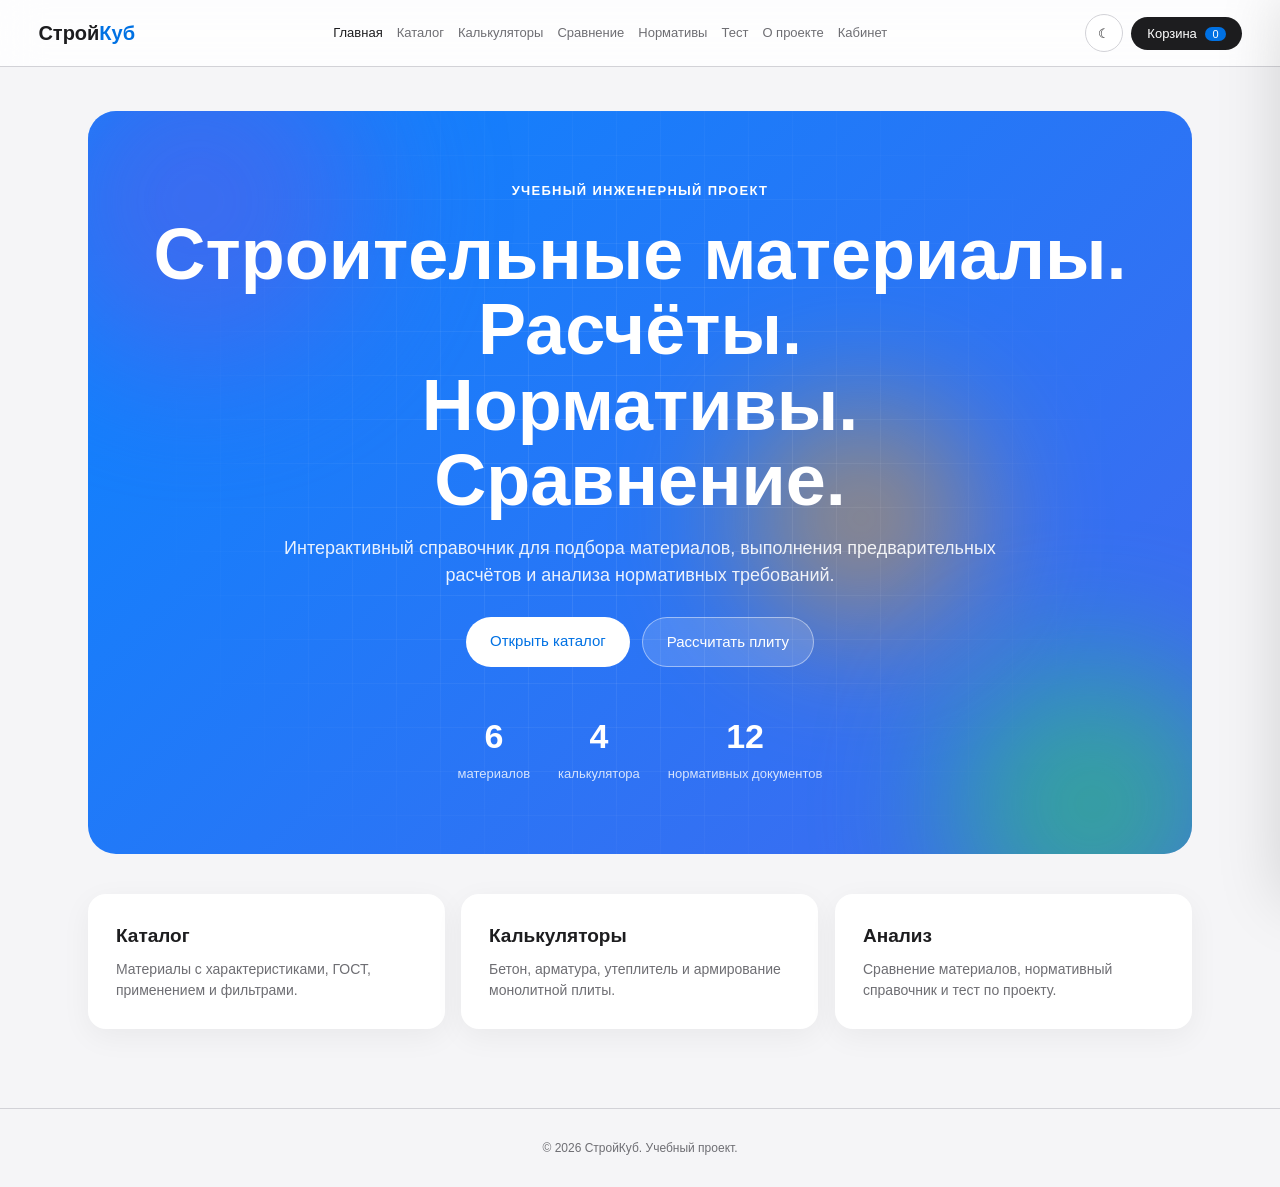
<file: index.html>
<!DOCTYPE html><html lang="ru"><head><meta charset="UTF-8"><meta name="viewport" content="width=device-width,initial-scale=1"><title>СтройКуб — учебный проект — СтройКуб</title><script>(function(){try{if(localStorage.getItem("sk_theme")==="dark"){document.documentElement.classList.add("dark")}}catch(e){}})();</script><link rel="stylesheet" href="style.css"></head><body><div class="page-transition" id="page-transition"></div><header class="site-header"><a class="logo" href="index.html">Строй<span>Куб</span></a><nav><a href="index.html" class="active">Главная</a><a href="catalog.html">Каталог</a><a href="calculators.html">Калькуляторы</a><a href="compare.html">Сравнение</a><a href="norms.html">Нормативы</a><a href="quiz.html">Тест</a><a href="about.html">О проекте</a><a href="account.html">Кабинет</a></nav><div class="header-actions"><button class="theme-button" onclick="toggleTheme()">☾</button><button class="cart-button" onclick="openCart()">Корзина <span id="cart-count">0</span></button></div></header><main><section class="hero"><div class="hero-bg"><div class="orb orb-1"></div><div class="orb orb-2"></div><div class="orb orb-3"></div><div class="grid"></div></div><div class="hero-content reveal"><p class="eyebrow">Учебный инженерный проект</p><h1 class="hero-title"><span>Строительные материалы.</span><span>Расчёты.</span><span>Нормативы.</span><span>Сравнение.</span></h1><p class="lead">Интерактивный справочник для подбора материалов, выполнения предварительных расчётов и анализа нормативных требований.</p><div class="hero-actions"><a class="button primary" href="catalog.html">Открыть каталог</a><a class="button ghost" href="calculators.html">Рассчитать плиту</a></div><div class="hero-stats"><div><strong data-count="6">0</strong><span>материалов</span></div><div><strong data-count="4">0</strong><span>калькулятора</span></div><div><strong data-count="12">0</strong><span>нормативных документов</span></div></div></div></section><section class="features"><article class="reveal tilt"><h3>Каталог</h3><p>Материалы с характеристиками, ГОСТ, применением и фильтрами.</p></article><article class="reveal tilt"><h3>Калькуляторы</h3><p>Бетон, арматура, утеплитель и армирование монолитной плиты.</p></article><article class="reveal tilt"><h3>Анализ</h3><p>Сравнение материалов, нормативный справочник и тест по проекту.</p></article></section></main><div class="cart-drawer" id="cart-drawer"><div class="cart-head"><h2>Корзина</h2><button onclick="closeCart()">✕</button></div><div id="cart-items"></div><div class="cart-total"><span>Итого</span><strong id="cart-total">0 ₽</strong></div><button class="button primary full" onclick="checkout()">Оформить заказ</button></div><div class="toast" id="toast"></div><footer>© 2026 СтройКуб. Учебный проект.</footer><script src="script.js"></script></body></html>
</file>
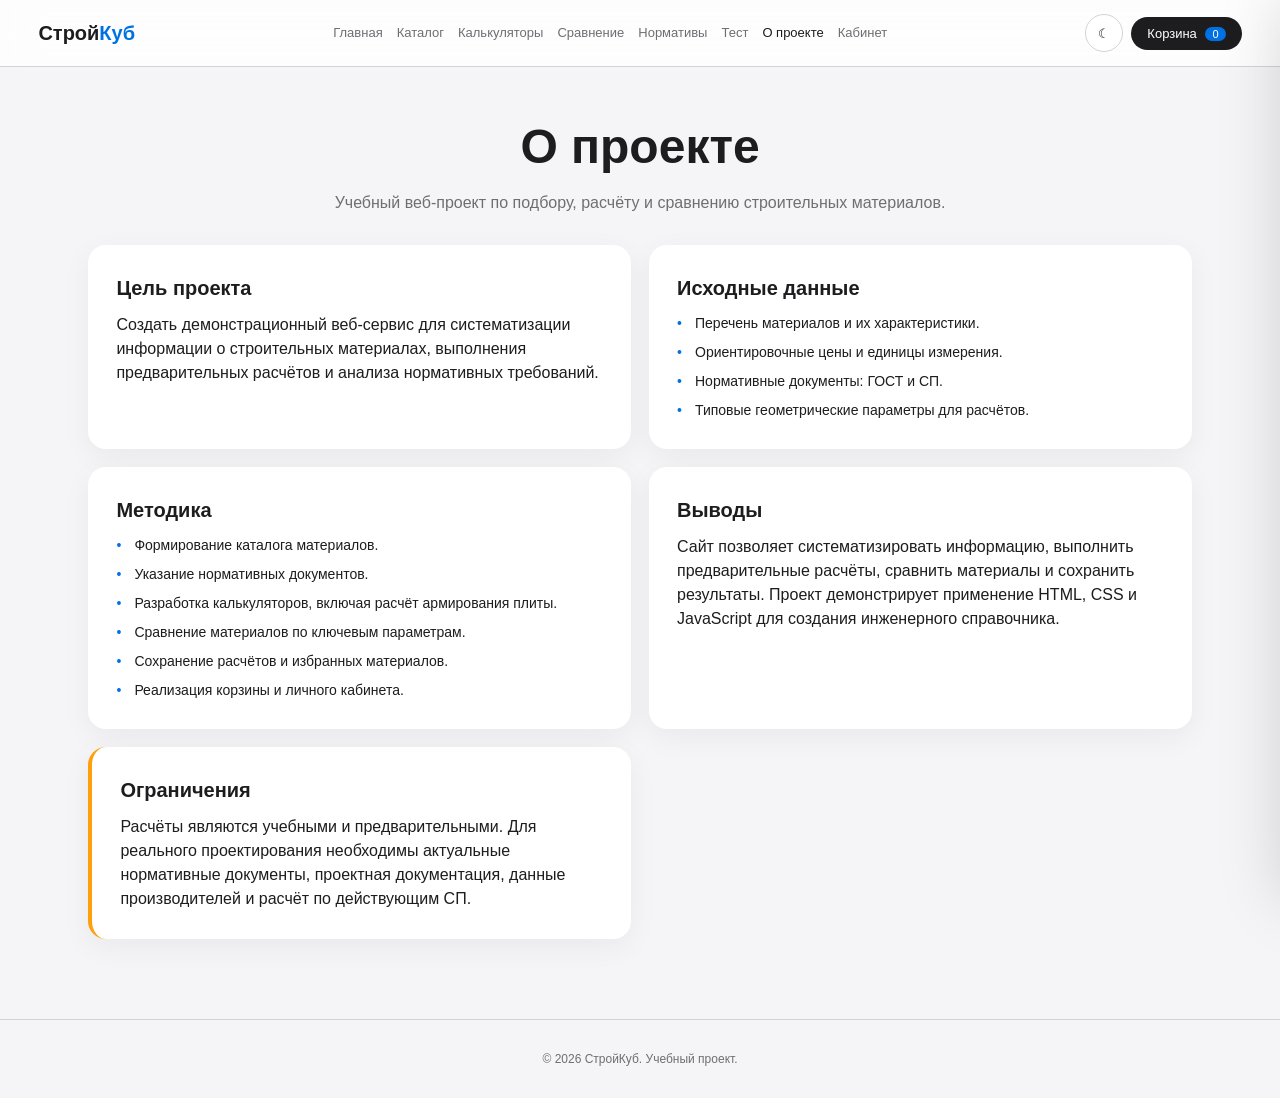
<file: about.html>
<!DOCTYPE html><html lang="ru"><head><meta charset="UTF-8"><meta name="viewport" content="width=device-width,initial-scale=1"><title>О проекте — СтройКуб</title><script>(function(){try{if(localStorage.getItem("sk_theme")==="dark"){document.documentElement.classList.add("dark")}}catch(e){}})();</script><link rel="stylesheet" href="style.css"></head><body><div class="page-transition" id="page-transition"></div><header class="site-header"><a class="logo" href="index.html">Строй<span>Куб</span></a><nav><a href="index.html">Главная</a><a href="catalog.html">Каталог</a><a href="calculators.html">Калькуляторы</a><a href="compare.html">Сравнение</a><a href="norms.html">Нормативы</a><a href="quiz.html">Тест</a><a href="about.html" class="active">О проекте</a><a href="account.html">Кабинет</a></nav><div class="header-actions"><button class="theme-button" onclick="toggleTheme()">☾</button><button class="cart-button" onclick="openCart()">Корзина <span id="cart-count">0</span></button></div></header><main><section class="page-head reveal"><h1>О проекте</h1><p>Учебный веб-проект по подбору, расчёту и сравнению строительных материалов.</p></section><section class="about-grid"><article class="reveal"><h2>Цель проекта</h2><p>Создать демонстрационный веб-сервис для систематизации информации о строительных материалах, выполнения предварительных расчётов и анализа нормативных требований.</p></article><article class="reveal"><h2>Исходные данные</h2><ul class="application-list"><li>Перечень материалов и их характеристики.</li><li>Ориентировочные цены и единицы измерения.</li><li>Нормативные документы: ГОСТ и СП.</li><li>Типовые геометрические параметры для расчётов.</li></ul></article><article class="reveal"><h2>Методика</h2><ul class="application-list"><li>Формирование каталога материалов.</li><li>Указание нормативных документов.</li><li>Разработка калькуляторов, включая расчёт армирования плиты.</li><li>Сравнение материалов по ключевым параметрам.</li><li>Сохранение расчётов и избранных материалов.</li><li>Реализация корзины и личного кабинета.</li></ul></article><article class="reveal"><h2>Выводы</h2><p>Сайт позволяет систематизировать информацию, выполнить предварительные расчёты, сравнить материалы и сохранить результаты. Проект демонстрирует применение HTML, CSS и JavaScript для создания инженерного справочника.</p></article><article class="reveal warning"><h2>Ограничения</h2><p>Расчёты являются учебными и предварительными. Для реального проектирования необходимы актуальные нормативные документы, проектная документация, данные производителей и расчёт по действующим СП.</p></article></section></main><div class="cart-drawer" id="cart-drawer"><div class="cart-head"><h2>Корзина</h2><button onclick="closeCart()">✕</button></div><div id="cart-items"></div><div class="cart-total"><span>Итого</span><strong id="cart-total">0 ₽</strong></div><button class="button primary full" onclick="checkout()">Оформить заказ</button></div><div class="toast" id="toast"></div><footer>© 2026 СтройКуб. Учебный проект.</footer><script src="script.js"></script></body></html>
</file>
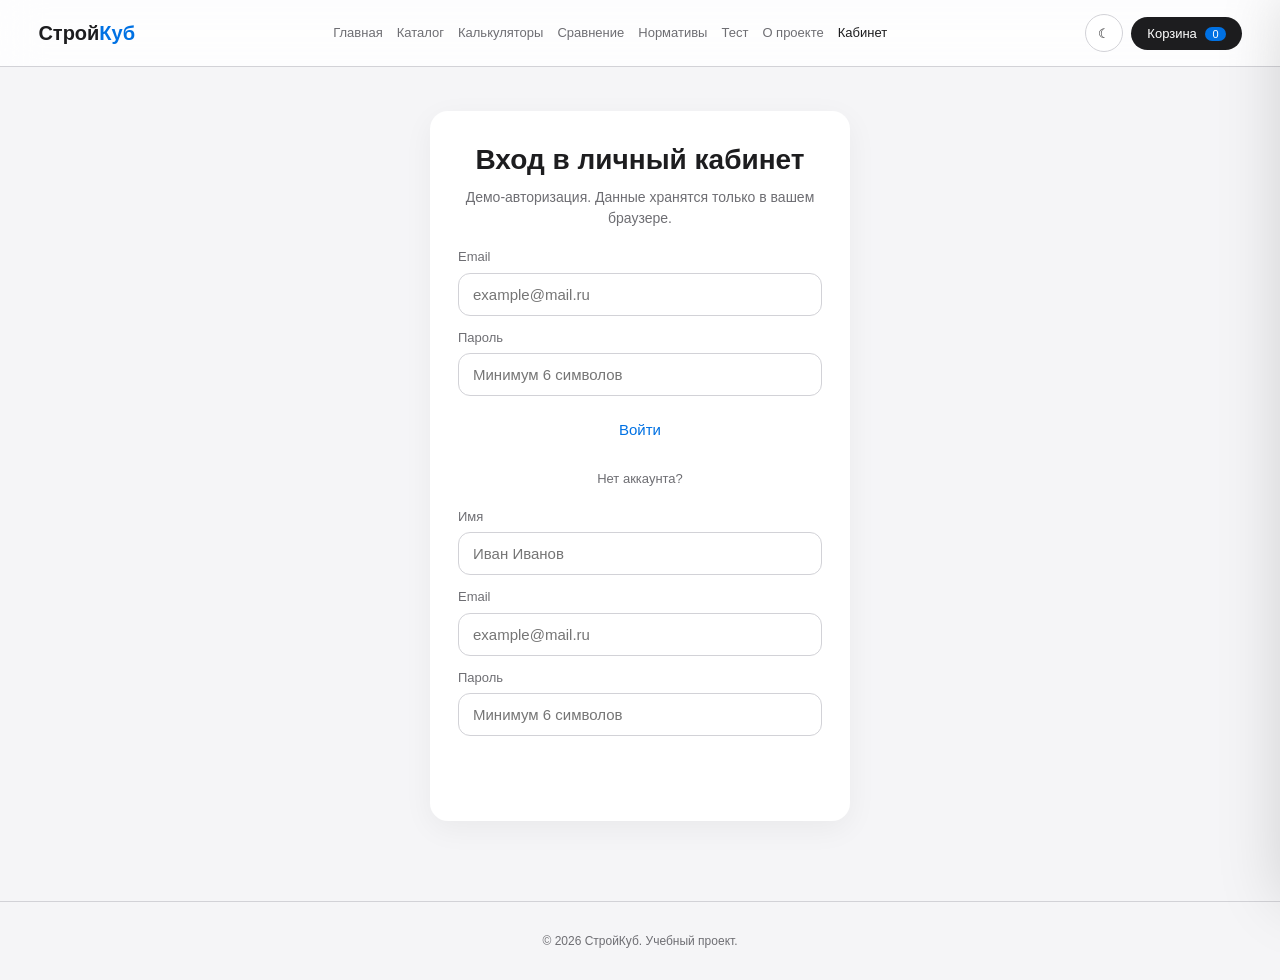
<file: account.html>
<!DOCTYPE html><html lang="ru"><head><meta charset="UTF-8"><meta name="viewport" content="width=device-width,initial-scale=1"><title>Личный кабинет — СтройКуб</title><script>(function(){try{if(localStorage.getItem("sk_theme")==="dark"){document.documentElement.classList.add("dark")}}catch(e){}})();</script><link rel="stylesheet" href="style.css"></head><body><div class="page-transition" id="page-transition"></div><header class="site-header"><a class="logo" href="index.html">Строй<span>Куб</span></a><nav><a href="index.html">Главная</a><a href="catalog.html">Каталог</a><a href="calculators.html">Калькуляторы</a><a href="compare.html">Сравнение</a><a href="norms.html">Нормативы</a><a href="quiz.html">Тест</a><a href="about.html">О проекте</a><a href="account.html" class="active">Кабинет</a></nav><div class="header-actions"><button class="theme-button" onclick="toggleTheme()">☾</button><button class="cart-button" onclick="openCart()">Корзина <span id="cart-count">0</span></button></div></header><main><section id="auth-section" class="auth-section"><div class="auth-card reveal"><h1>Вход в личный кабинет</h1><p class="muted">Демо-авторизация. Данные хранятся только в вашем браузере.</p><form id="login-form"><label>Email<input type="email" id="login-email" required placeholder="example@mail.ru"></label><label>Пароль<input type="password" id="login-password" required minlength="6" placeholder="Минимум 6 символов"></label><button class="button primary full" type="submit">Войти</button></form><p class="divider">Нет аккаунта?</p><form id="register-form"><label>Имя<input type="text" id="reg-name" required placeholder="Иван Иванов"></label><label>Email<input type="email" id="reg-email" required placeholder="example@mail.ru"></label><label>Пароль<input type="password" id="reg-password" required minlength="6" placeholder="Минимум 6 символов"></label><button class="button ghost full" type="submit">Зарегистрироваться</button></form></div></section><section id="profile-section" class="profile-section hidden"><div class="profile-card reveal"><div class="avatar" id="avatar">И</div><div><h1 id="profile-name">Пользователь</h1><p class="muted" id="profile-email">email@example.com</p></div><button class="button ghost" onclick="logout()">Выйти</button></div><div class="dashboard"><article class="reveal"><h3>Заказов</h3><p id="orders-count">0</p></article><article class="reveal"><h3>Расчётов</h3><p id="calculations-count">0</p></article><article class="reveal"><h3>В избранном</h3><p id="favorites-count">0</p></article></div><div class="orders reveal"><h2>История заказов</h2><div id="orders-list"></div></div><div class="orders reveal"><h2>Мои расчёты</h2><div id="calculations-list"></div><button class="button ghost" onclick="exportAllCalculations()">Экспортировать все расчёты</button></div><div class="orders reveal"><h2>Избранное</h2><div id="favorites-list"></div></div></section></main><div class="cart-drawer" id="cart-drawer"><div class="cart-head"><h2>Корзина</h2><button onclick="closeCart()">✕</button></div><div id="cart-items"></div><div class="cart-total"><span>Итого</span><strong id="cart-total">0 ₽</strong></div><button class="button primary full" onclick="checkout()">Оформить заказ</button></div><div class="toast" id="toast"></div><footer>© 2026 СтройКуб. Учебный проект.</footer><script src="script.js"></script></body></html>
</file>
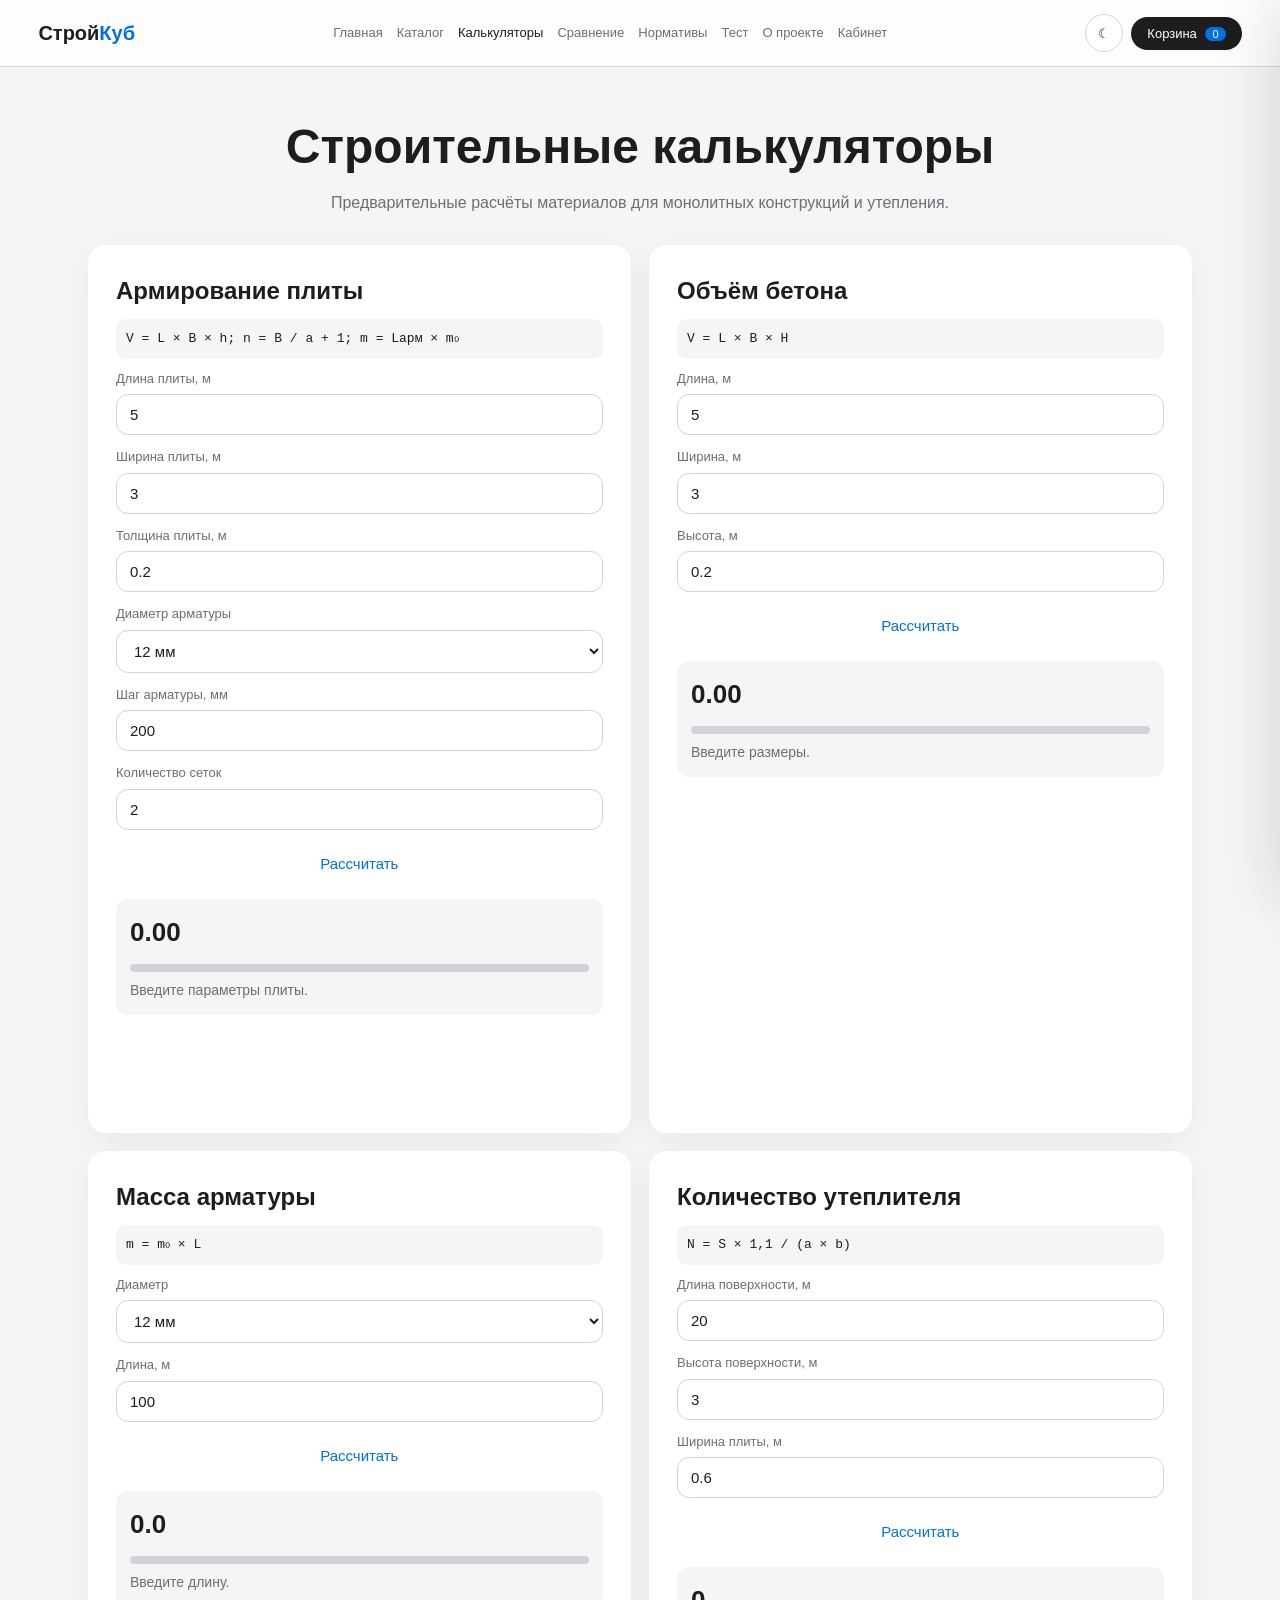
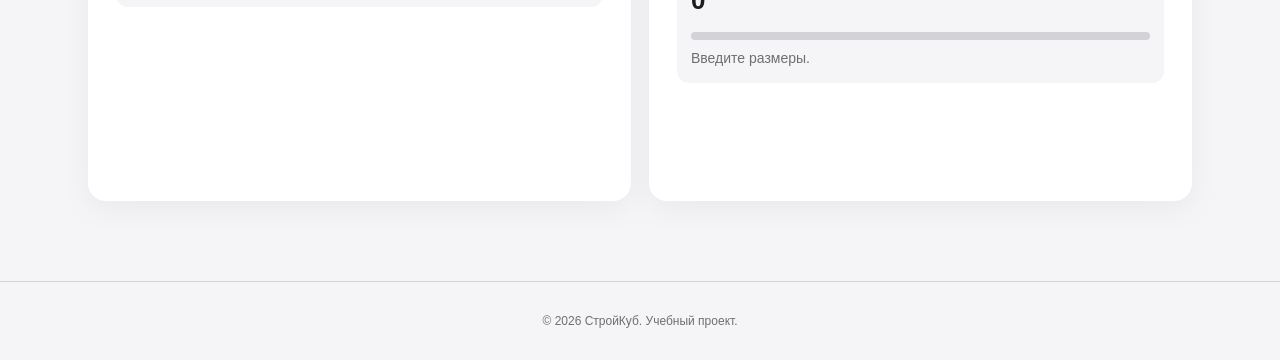
<file: calculators.html>
<!DOCTYPE html><html lang="ru"><head><meta charset="UTF-8"><meta name="viewport" content="width=device-width,initial-scale=1"><title>Калькуляторы — СтройКуб</title><script>(function(){try{if(localStorage.getItem("sk_theme")==="dark"){document.documentElement.classList.add("dark")}}catch(e){}})();</script><link rel="stylesheet" href="style.css"></head><body><div class="page-transition" id="page-transition"></div><header class="site-header"><a class="logo" href="index.html">Строй<span>Куб</span></a><nav><a href="index.html">Главная</a><a href="catalog.html">Каталог</a><a href="calculators.html" class="active">Калькуляторы</a><a href="compare.html">Сравнение</a><a href="norms.html">Нормативы</a><a href="quiz.html">Тест</a><a href="about.html">О проекте</a><a href="account.html">Кабинет</a></nav><div class="header-actions"><button class="theme-button" onclick="toggleTheme()">☾</button><button class="cart-button" onclick="openCart()">Корзина <span id="cart-count">0</span></button></div></header><main><section class="page-head reveal"><h1>Строительные калькуляторы</h1><p>Предварительные расчёты материалов для монолитных конструкций и утепления.</p></section><section class="calc-grid"><article class="calc-card reveal tilt"><h2>Армирование плиты</h2><div class="formula">V = L × B × h; n = B / a + 1; m = Lарм × m₀</div><label>Длина плиты, м<input id="slab-length" type="number" min="0" step="0.1" value="5"></label><label>Ширина плиты, м<input id="slab-width" type="number" min="0" step="0.1" value="3"></label><label>Толщина плиты, м<input id="slab-thickness" type="number" min="0" step="0.01" value="0.2"></label><label>Диаметр арматуры<select id="slab-diameter"><option value="8">8 мм</option><option value="10">10 мм</option><option value="12" selected>12 мм</option><option value="14">14 мм</option><option value="16">16 мм</option></select></label><label>Шаг арматуры, мм<input id="slab-spacing" type="number" min="50" step="10" value="200"></label><label>Количество сеток<input id="slab-mesh" type="number" min="1" step="1" value="2"></label><button class="button primary full" onclick="calcSlab()">Рассчитать</button><div class="result"><span id="slab-result">0.00</span><div class="bar"><i id="slab-bar"></i></div><p class="muted" id="slab-note">Введите параметры плиты.</p></div><button class="button ghost full" onclick="saveCalculation('slab')">Сохранить расчёт</button><button class="button ghost full" onclick="exportCalculation('slab')">Экспорт в CSV</button></article><article class="calc-card reveal tilt"><h2>Объём бетона</h2><div class="formula">V = L × B × H</div><label>Длина, м<input id="concrete-length" type="number" min="0" step="0.01" value="5"></label><label>Ширина, м<input id="concrete-width" type="number" min="0" step="0.01" value="3"></label><label>Высота, м<input id="concrete-height" type="number" min="0" step="0.01" value="0.2"></label><button class="button primary full" onclick="calcConcrete()">Рассчитать</button><div class="result"><span id="concrete-result">0.00</span><div class="bar"><i id="concrete-bar"></i></div><p class="muted" id="concrete-note">Введите размеры.</p></div><button class="button ghost full" onclick="saveCalculation('concrete')">Сохранить расчёт</button><button class="button ghost full" onclick="exportCalculation('concrete')">Экспорт в CSV</button></article><article class="calc-card reveal tilt"><h2>Масса арматуры</h2><div class="formula">m = m₀ × L</div><label>Диаметр<select id="rebar-diameter"><option value="8">8 мм</option><option value="10">10 мм</option><option value="12" selected>12 мм</option><option value="14">14 мм</option><option value="16">16 мм</option></select></label><label>Длина, м<input id="rebar-length" type="number" min="0" step="0.1" value="100"></label><button class="button primary full" onclick="calcRebar()">Рассчитать</button><div class="result"><span id="rebar-result">0.0</span><div class="bar"><i id="rebar-bar"></i></div><p class="muted" id="rebar-note">Введите длину.</p></div><button class="button ghost full" onclick="saveCalculation('rebar')">Сохранить расчёт</button><button class="button ghost full" onclick="exportCalculation('rebar')">Экспорт в CSV</button></article><article class="calc-card reveal tilt"><h2>Количество утеплителя</h2><div class="formula">N = S × 1,1 / (a × b)</div><label>Длина поверхности, м<input id="insulation-length" type="number" min="0" step="0.1" value="20"></label><label>Высота поверхности, м<input id="insulation-height" type="number" min="0" step="0.1" value="3"></label><label>Ширина плиты, м<input id="insulation-width" type="number" min="0" step="0.1" value="0.6"></label><button class="button primary full" onclick="calcInsulation()">Рассчитать</button><div class="result"><span id="insulation-result">0</span><div class="bar"><i id="insulation-bar"></i></div><p class="muted" id="insulation-note">Введите размеры.</p></div><button class="button ghost full" onclick="saveCalculation('insulation')">Сохранить расчёт</button><button class="button ghost full" onclick="exportCalculation('insulation')">Экспорт в CSV</button></article></section></main><div class="cart-drawer" id="cart-drawer"><div class="cart-head"><h2>Корзина</h2><button onclick="closeCart()">✕</button></div><div id="cart-items"></div><div class="cart-total"><span>Итого</span><strong id="cart-total">0 ₽</strong></div><button class="button primary full" onclick="checkout()">Оформить заказ</button></div><div class="toast" id="toast"></div><footer>© 2026 СтройКуб. Учебный проект.</footer><script src="script.js"></script></body></html>
</file>
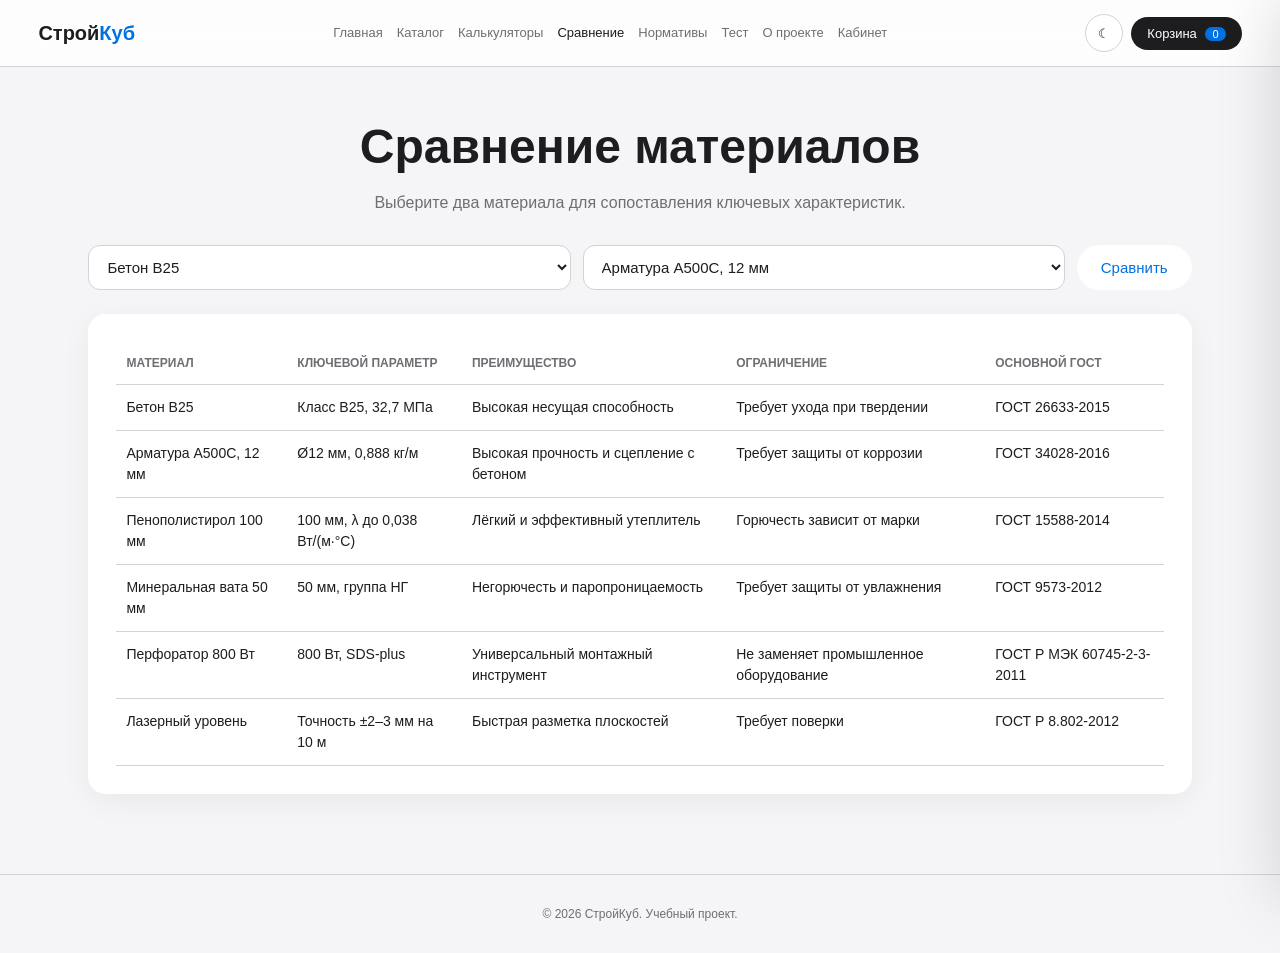
<file: compare.html>
<!DOCTYPE html><html lang="ru"><head><meta charset="UTF-8"><meta name="viewport" content="width=device-width,initial-scale=1"><title>Сравнение — СтройКуб</title><script>(function(){try{if(localStorage.getItem("sk_theme")==="dark"){document.documentElement.classList.add("dark")}}catch(e){}})();</script><link rel="stylesheet" href="style.css"></head><body><div class="page-transition" id="page-transition"></div><header class="site-header"><a class="logo" href="index.html">Строй<span>Куб</span></a><nav><a href="index.html">Главная</a><a href="catalog.html">Каталог</a><a href="calculators.html">Калькуляторы</a><a href="compare.html" class="active">Сравнение</a><a href="norms.html">Нормативы</a><a href="quiz.html">Тест</a><a href="about.html">О проекте</a><a href="account.html">Кабинет</a></nav><div class="header-actions"><button class="theme-button" onclick="toggleTheme()">☾</button><button class="cart-button" onclick="openCart()">Корзина <span id="cart-count">0</span></button></div></header><main><section class="page-head reveal"><h1>Сравнение материалов</h1><p>Выберите два материала для сопоставления ключевых характеристик.</p></section><section class="compare-controls reveal"><select id="compare-a"></select><select id="compare-b"></select><button class="button primary" onclick="renderComparePair()">Сравнить</button></section><section id="compare-result"></section><section class="table-card reveal"><div class="table-scroll"><table><thead><tr><th>Материал</th><th>Ключевой параметр</th><th>Преимущество</th><th>Ограничение</th><th>Основной ГОСТ</th></tr></thead><tbody id="compare-body"></tbody></table></div></section></main><div class="cart-drawer" id="cart-drawer"><div class="cart-head"><h2>Корзина</h2><button onclick="closeCart()">✕</button></div><div id="cart-items"></div><div class="cart-total"><span>Итого</span><strong id="cart-total">0 ₽</strong></div><button class="button primary full" onclick="checkout()">Оформить заказ</button></div><div class="toast" id="toast"></div><footer>© 2026 СтройКуб. Учебный проект.</footer><script src="script.js"></script></body></html>
</file>
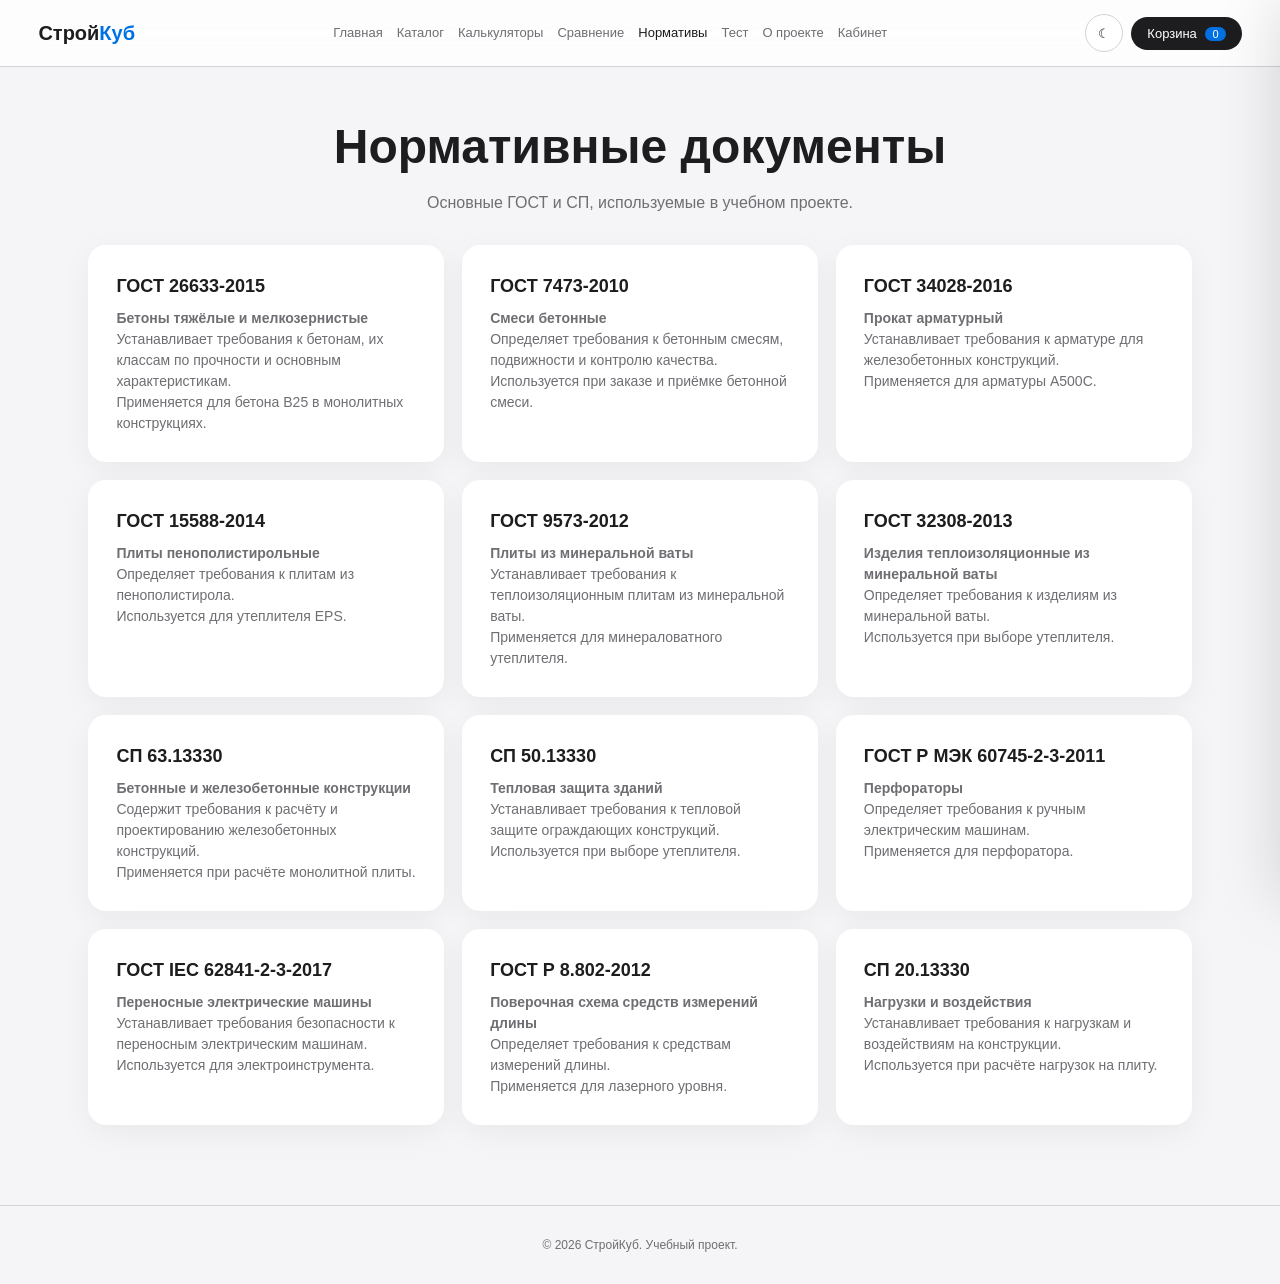
<file: norms.html>
<!DOCTYPE html><html lang="ru"><head><meta charset="UTF-8"><meta name="viewport" content="width=device-width,initial-scale=1"><title>Нормативные документы — СтройКуб</title><script>(function(){try{if(localStorage.getItem("sk_theme")==="dark"){document.documentElement.classList.add("dark")}}catch(e){}})();</script><link rel="stylesheet" href="style.css"></head><body><div class="page-transition" id="page-transition"></div><header class="site-header"><a class="logo" href="index.html">Строй<span>Куб</span></a><nav><a href="index.html">Главная</a><a href="catalog.html">Каталог</a><a href="calculators.html">Калькуляторы</a><a href="compare.html">Сравнение</a><a href="norms.html" class="active">Нормативы</a><a href="quiz.html">Тест</a><a href="about.html">О проекте</a><a href="account.html">Кабинет</a></nav><div class="header-actions"><button class="theme-button" onclick="toggleTheme()">☾</button><button class="cart-button" onclick="openCart()">Корзина <span id="cart-count">0</span></button></div></header><main><section class="page-head reveal"><h1>Нормативные документы</h1><p>Основные ГОСТ и СП, используемые в учебном проекте.</p></section><section class="norm-grid" id="norms"></section></main><div class="cart-drawer" id="cart-drawer"><div class="cart-head"><h2>Корзина</h2><button onclick="closeCart()">✕</button></div><div id="cart-items"></div><div class="cart-total"><span>Итого</span><strong id="cart-total">0 ₽</strong></div><button class="button primary full" onclick="checkout()">Оформить заказ</button></div><div class="toast" id="toast"></div><footer>© 2026 СтройКуб. Учебный проект.</footer><script src="script.js"></script></body></html>
</file>
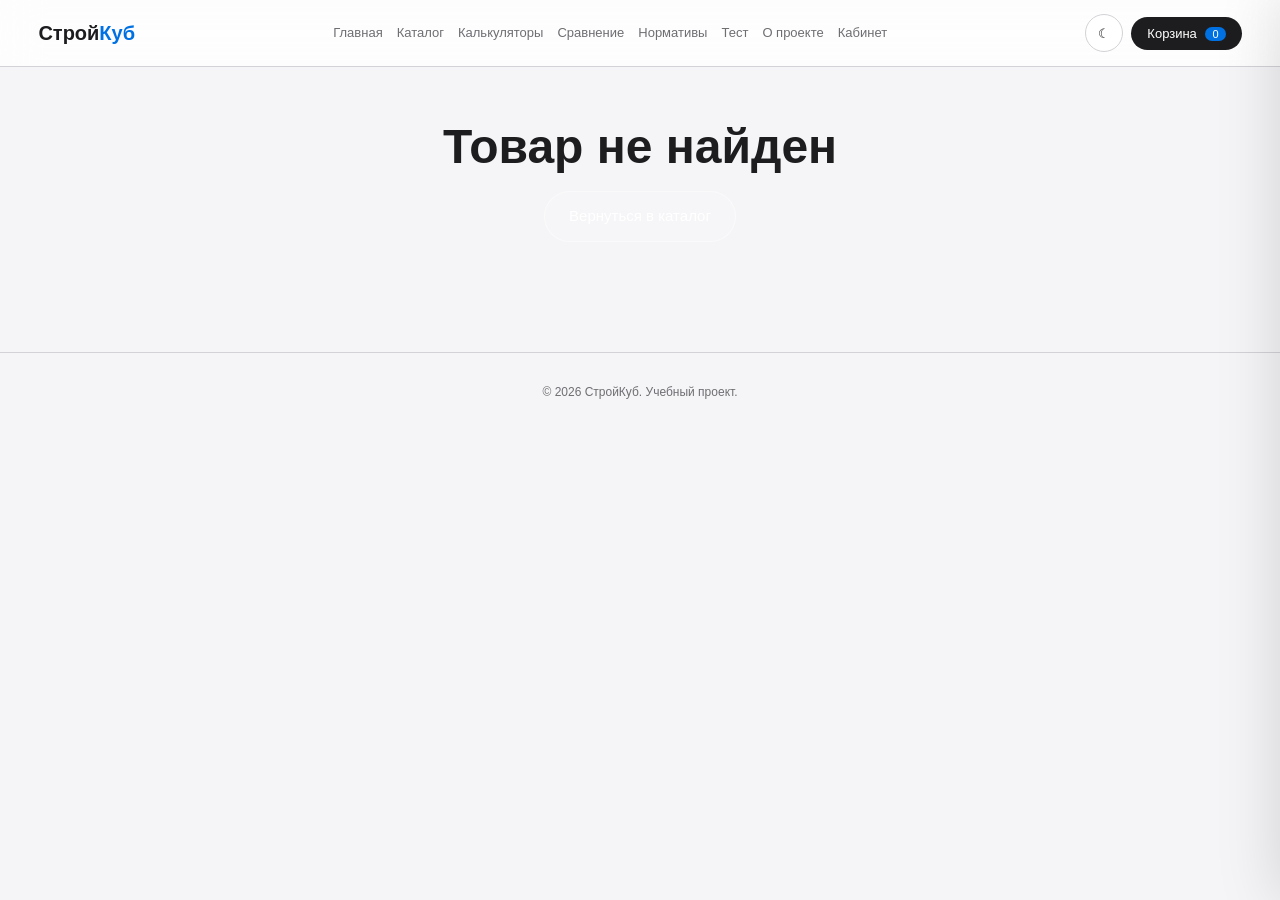
<file: product.html>
<!DOCTYPE html><html lang="ru"><head><meta charset="UTF-8"><meta name="viewport" content="width=device-width,initial-scale=1"><title>Товар — СтройКуб</title><script>(function(){try{if(localStorage.getItem("sk_theme")==="dark"){document.documentElement.classList.add("dark")}}catch(e){}})();</script><link rel="stylesheet" href="style.css"></head><body><div class="page-transition" id="page-transition"></div><header class="site-header"><a class="logo" href="index.html">Строй<span>Куб</span></a><nav><a href="index.html">Главная</a><a href="catalog.html">Каталог</a><a href="calculators.html">Калькуляторы</a><a href="compare.html">Сравнение</a><a href="norms.html">Нормативы</a><a href="quiz.html">Тест</a><a href="about.html">О проекте</a><a href="account.html">Кабинет</a></nav><div class="header-actions"><button class="theme-button" onclick="toggleTheme()">☾</button><button class="cart-button" onclick="openCart()">Корзина <span id="cart-count">0</span></button></div></header><main><section id="product-page"></section></main><div class="cart-drawer" id="cart-drawer"><div class="cart-head"><h2>Корзина</h2><button onclick="closeCart()">✕</button></div><div id="cart-items"></div><div class="cart-total"><span>Итого</span><strong id="cart-total">0 ₽</strong></div><button class="button primary full" onclick="checkout()">Оформить заказ</button></div><div class="toast" id="toast"></div><footer>© 2026 СтройКуб. Учебный проект.</footer><script src="script.js"></script></body></html>
</file>
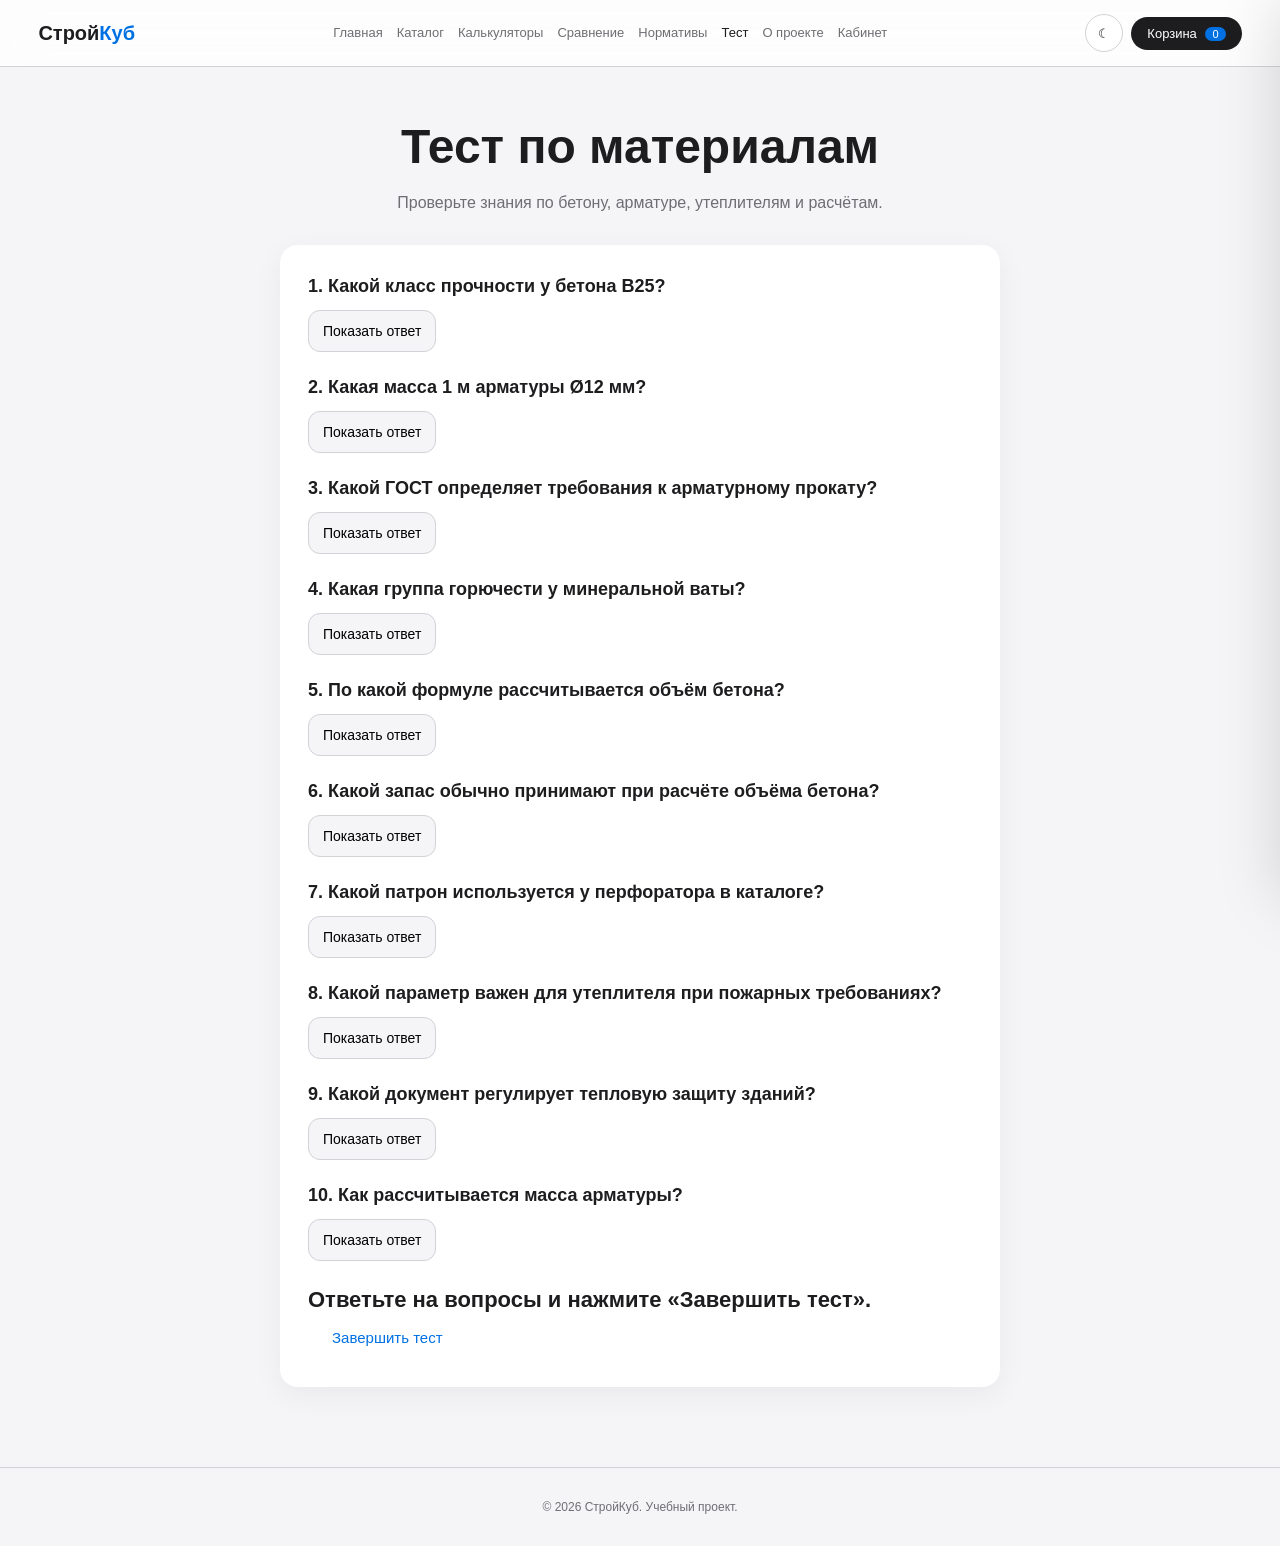
<file: quiz.html>
<!DOCTYPE html><html lang="ru"><head><meta charset="UTF-8"><meta name="viewport" content="width=device-width,initial-scale=1"><title>Тест — СтройКуб</title><script>(function(){try{if(localStorage.getItem("sk_theme")==="dark"){document.documentElement.classList.add("dark")}}catch(e){}})();</script><link rel="stylesheet" href="style.css"></head><body><div class="page-transition" id="page-transition"></div><header class="site-header"><a class="logo" href="index.html">Строй<span>Куб</span></a><nav><a href="index.html">Главная</a><a href="catalog.html">Каталог</a><a href="calculators.html">Калькуляторы</a><a href="compare.html">Сравнение</a><a href="norms.html">Нормативы</a><a href="quiz.html" class="active">Тест</a><a href="about.html">О проекте</a><a href="account.html">Кабинет</a></nav><div class="header-actions"><button class="theme-button" onclick="toggleTheme()">☾</button><button class="cart-button" onclick="openCart()">Корзина <span id="cart-count">0</span></button></div></header><main><section class="page-head reveal"><h1>Тест по материалам</h1><p>Проверьте знания по бетону, арматуре, утеплителям и расчётам.</p></section><section class="quiz-card reveal" id="quiz"></section></main><div class="cart-drawer" id="cart-drawer"><div class="cart-head"><h2>Корзина</h2><button onclick="closeCart()">✕</button></div><div id="cart-items"></div><div class="cart-total"><span>Итого</span><strong id="cart-total">0 ₽</strong></div><button class="button primary full" onclick="checkout()">Оформить заказ</button></div><div class="toast" id="toast"></div><footer>© 2026 СтройКуб. Учебный проект.</footer><script src="script.js"></script></body></html>
</file>
<file: style.css>
:root{--bg:#f5f5f7;--card:#fff;--text:#1d1d1f;--muted:#6e6e73;--blue:#0071e3;--border:#d2d2d7;--soft:#f5f5f7;--radius:18px;--header-bg:rgba(255,255,255,.82)}
*{box-sizing:border-box;margin:0;padding:0}
body{font-family:-apple-system,BlinkMacSystemFont,'SF Pro Display','Segoe UI',Roboto,Arial,sans-serif;background:var(--bg);color:var(--text);line-height:1.5;transition:background .3s,color .3s}
a{color:inherit;text-decoration:none}
.page-transition{position:fixed;inset:0;background:var(--bg);z-index:999;pointer-events:none;opacity:0;transition:opacity .3s ease}
.page-transition.active{opacity:1}
.site-header{position:sticky;top:0;z-index:50;display:flex;align-items:center;justify-content:space-between;gap:16px;padding:14px 3vw;background:var(--header-bg);backdrop-filter:blur(20px);border-bottom:1px solid var(--border)}
.logo{font-weight:800;font-size:20px}
.logo span{color:var(--blue)}
nav{display:flex;gap:14px;flex-wrap:wrap}
nav a{font-size:13px;color:var(--muted);transition:color .2s}
nav a:hover,nav a.active{color:var(--text)}
.header-actions{display:flex;gap:8px;align-items:center}
.theme-button{border:1px solid var(--border);background:var(--card);color:var(--text);width:38px;height:38px;border-radius:50%;cursor:pointer;transition:.2s}
.cart-button{border:0;background:var(--text);color:var(--card);padding:9px 16px;border-radius:999px;font-size:13px;cursor:pointer}
.cart-button span{background:var(--blue);color:#fff;border-radius:999px;padding:1px 7px;margin-left:5px;font-size:11px}
.cart-button.bump span{animation:bump .4s ease}
@keyframes bump{0%{transform:scale(1)}40%{transform:scale(1.35)}100%{transform:scale(1)}}
main{max-width:1180px;margin:0 auto;padding:44px 3vw 80px}
.hero{position:relative;min-height:80vh;display:grid;place-items:center;overflow:hidden;border-radius:28px;margin-bottom:40px}
.hero-bg{position:absolute;inset:0;background:linear-gradient(135deg,#0a84ff,#5e5ce6,#0a84ff);background-size:300% 300%;animation:gradientMove 14s ease infinite}
.orb{position:absolute;border-radius:50%;filter:blur(70px);opacity:.55}
.orb-1{width:340px;height:340px;background:#5e5ce6;top:-80px;left:-60px;animation:float 12s ease-in-out infinite}
.orb-2{width:280px;height:280px;background:#30d158;bottom:-90px;right:-40px;animation:float 16s ease-in-out infinite reverse}
.orb-3{width:220px;height:220px;background:#ff9f0a;top:40%;right:20%;animation:float 18s ease-in-out infinite}
.grid{position:absolute;inset:0;background-image:linear-gradient(rgba(255,255,255,.08) 1px,transparent 1px),linear-gradient(90deg,rgba(255,255,255,.08) 1px,transparent 1px);background-size:44px 44px;mask-image:radial-gradient(circle at center,#000 20%,transparent 75%)}
.hero-content{position:relative;z-index:2;text-align:center;padding:70px 5vw;color:#fff}
.eyebrow{font-weight:700;font-size:13px;text-transform:uppercase;letter-spacing:.1em}
.hero-title{font-size:clamp(36px,6vw,72px);line-height:1.05;margin:16px 0;display:grid}
.hero-title span{opacity:0;transform:translateY(28px);animation:rise .8s cubic-bezier(.22,.61,.36,1) forwards}
.hero-title span:nth-child(1){animation-delay:.1s}
.hero-title span:nth-child(2){animation-delay:.25s}
.hero-title span:nth-child(3){animation-delay:.4s}
.hero-title span:nth-child(4){animation-delay:.55s}
@keyframes rise{to{opacity:1;transform:none}}
@keyframes gradientMove{0%{background-position:0% 50%}50%{background-position:100% 50%}100%{background-position:0% 50%}}
@keyframes float{0%,100%{transform:translate(0,0)}50%{transform:translate(30px,-25px)}}
.lead{max-width:720px;margin:0 auto 28px;font-size:18px;opacity:.9}
.hero-actions{display:flex;gap:12px;justify-content:center;flex-wrap:wrap}
.hero-stats{display:flex;gap:28px;justify-content:center;margin-top:44px;flex-wrap:wrap}
.hero-stats div{display:grid;gap:2px}
.hero-stats strong{font-size:34px}
.hero-stats span{font-size:13px;opacity:.8}
.button{display:inline-block;border:0;border-radius:999px;padding:13px 24px;font-size:15px;cursor:pointer;transition:transform .2s,box-shadow .2s}
.button:hover{transform:translateY(-2px);box-shadow:0 10px 24px rgba(0,0,0,.18)}
.button:active{transform:scale(.97)}
.button.primary{background:#fff;color:#0071e3}
.button.ghost{background:rgba(255,255,255,.14);color:#fff;border:1px solid rgba(255,255,255,.45)}
.button.full{width:100%}
.features{display:grid;grid-template-columns:repeat(3,1fr);gap:16px;margin-top:20px}
.features article,.auth-card,.profile-card,.dashboard article,.orders,.calc-card,.table-card,.about-grid article,.norm-card,.quiz-card{background:var(--card);border-radius:var(--radius);padding:28px;box-shadow:0 8px 30px rgba(0,0,0,.05);transition:transform .25s,box-shadow .25s}
.features h3{font-size:19px;margin-bottom:8px}
.features p{color:var(--muted);font-size:14px}
.page-head{text-align:center;margin-bottom:30px}
.page-head h1{font-size:clamp(30px,5vw,48px)}
.page-head p{color:var(--muted);margin-top:8px}
.controls{display:grid;grid-template-columns:1fr 220px;gap:12px;margin-bottom:14px}
#search,#sort{border:1px solid var(--border);border-radius:12px;padding:12px 14px;font-size:15px;background:var(--card);color:var(--text)}
.filters,.property-filters{display:flex;gap:10px;justify-content:center;flex-wrap:wrap;margin-bottom:16px}
.filter{border:1px solid var(--border);background:var(--card);color:var(--text);border-radius:999px;padding:9px 18px;font-size:14px;cursor:pointer}
.filter.active{background:var(--text);color:var(--card);border-color:var(--text)}
.property-filters label{display:flex;align-items:center;gap:6px;background:var(--card);border:1px solid var(--border);border-radius:999px;padding:8px 14px;font-size:13px;cursor:pointer}
.products{display:grid;grid-template-columns:repeat(auto-fill,minmax(360px,1fr));gap:22px}
.product{background:var(--card);border-radius:var(--radius);overflow:hidden;box-shadow:0 8px 30px rgba(0,0,0,.05);display:flex;flex-direction:column;transition:transform .25s,box-shadow .25s;transform-style:preserve-3d}
.product:hover{box-shadow:0 18px 45px rgba(0,0,0,.10)}
.product-image{width:100%;height:200px;object-fit:cover;display:block;background:var(--soft);transition:transform .45s ease}
.product:hover .product-image{transform:scale(1.06)}
.product-body{padding:22px;display:flex;flex-direction:column;gap:14px;flex:1}
.product-body h3{font-size:20px}
.tabs{display:grid;grid-template-columns:repeat(4,1fr);gap:4px;background:var(--soft);border-radius:12px;padding:4px}
.tab{border:0;background:transparent;border-radius:9px;padding:8px 4px;font-size:12px;color:var(--muted);cursor:pointer}
.tab.active{background:var(--card);color:var(--text);font-weight:600}
.tab-content{font-size:14px;color:var(--muted);min-height:150px;animation:fadeIn .25s ease}
.tab-content.active{display:block}
.tab-content:not(.active){display:none}
@keyframes fadeIn{from{opacity:0;transform:translateY(6px)}to{opacity:1;transform:none}}
.specs{display:grid;gap:6px}
.spec{display:flex;justify-content:space-between;gap:12px;padding:7px 0;border-bottom:1px solid var(--border);font-size:13px}
.spec span:first-child{color:var(--muted)}
.gost-list{display:grid;gap:8px}
.gost-item{background:var(--soft);border-radius:12px;padding:10px 12px;font-size:13px}
.gost-item strong{color:var(--text)}
.application-list{display:grid;gap:8px}
.application-list li{list-style:none;padding-left:18px;position:relative;font-size:14px}
.application-list li:before{content:"•";position:absolute;left:0;color:var(--blue)}
.price{font-weight:700;font-size:18px}
.add,.fav{border:0;border-radius:999px;padding:11px 16px;cursor:pointer;font-size:14px;transition:transform .2s}
.add{background:var(--blue);color:#fff}
.fav{background:var(--soft);color:var(--text);border:1px solid var(--border)}
.fav.active{background:#ff9f0a;color:#fff;border-color:#ff9f0a}
.product-actions{display:grid;grid-template-columns:1fr auto;gap:8px}
.product-hero{display:grid;grid-template-columns:1.1fr 1fr;gap:28px;align-items:start;margin-bottom:34px}
.product-hero img{width:100%;height:360px;object-fit:cover;border-radius:var(--radius);background:var(--soft)}
.product-hero h1{font-size:clamp(30px,4vw,44px);margin-bottom:10px}
.product-section{background:var(--card);border-radius:var(--radius);padding:26px;box-shadow:0 8px 30px rgba(0,0,0,.05);margin-bottom:20px}
.product-section h2{font-size:22px;margin-bottom:14px}
.drawing{width:100%;background:var(--soft);border-radius:14px;padding:14px}
.drawing svg{width:100%;height:auto}
.drawing .highlight{transition:.25s}
.drawing .highlight:hover{opacity:1;stroke-width:4}
.calc-grid{display:grid;grid-template-columns:repeat(2,1fr);gap:18px}
.calc-card label{display:grid;gap:6px;font-size:13px;color:var(--muted);margin-bottom:12px}
.calc-card input,.calc-card select{border:1px solid var(--border);border-radius:12px;padding:11px 13px;font-size:15px;background:var(--card);color:var(--text)}
.result{margin-top:14px;background:var(--soft);border-radius:12px;padding:14px}
.result span{font-size:26px;font-weight:800;display:block}
.bar{height:8px;background:var(--border);border-radius:999px;margin:12px 0 8px;overflow:hidden}
.bar i{display:block;height:100%;width:0;background:linear-gradient(90deg,#0071e3,#30d158);transition:width .8s cubic-bezier(.22,.61,.36,1)}
.formula{font-family:ui-monospace,SFMono-Regular,Menlo,monospace;background:var(--soft);border-radius:10px;padding:10px;margin:10px 0;font-size:13px}
.compare-controls{display:grid;grid-template-columns:1fr 1fr auto;gap:12px;margin-bottom:24px}
.compare-controls select{border:1px solid var(--border);border-radius:12px;padding:12px 14px;background:var(--card);color:var(--text)}
.compare-card{background:var(--card);border-radius:var(--radius);padding:26px;box-shadow:0 8px 30px rgba(0,0,0,.05);margin-bottom:20px}
.compare-card h2{margin-bottom:14px}
.compare-table{width:100%;border-collapse:collapse;font-size:14px}
.compare-table th,.compare-table td{padding:12px 10px;border-bottom:1px solid var(--border);text-align:left}
.compare-table th{color:var(--muted);font-size:12px;text-transform:uppercase}
.verdict{margin-top:16px;background:var(--soft);border-radius:12px;padding:14px;font-size:14px}
.table-card{overflow:hidden}
.table-scroll{overflow-x:auto}
table{width:100%;border-collapse:collapse;font-size:14px}
th,td{padding:12px 10px;border-bottom:1px solid var(--border);text-align:left;vertical-align:top}
th{color:var(--muted);font-weight:600;font-size:12px;text-transform:uppercase}
tr:hover td{background:var(--soft)}
.norm-grid{display:grid;grid-template-columns:repeat(auto-fill,minmax(320px,1fr));gap:18px}
.norm-card h2{font-size:18px;margin-bottom:8px}
.norm-card p{color:var(--muted);font-size:14px}
.quiz-card{max-width:720px;margin:0 auto}
.quiz-question{margin-bottom:22px}
.quiz-question h3{font-size:18px;margin-bottom:10px}
.quiz-option{display:block;background:var(--soft);border:1px solid var(--border);border-radius:12px;padding:12px 14px;margin-bottom:8px;cursor:pointer;font-size:14px}
.quiz-option.correct{border-color:#30d158;background:rgba(48,209,88,.12)}
.quiz-option.wrong{border-color:#ff375f;background:rgba(255,55,95,.10)}
.quiz-result{font-size:22px;font-weight:800;margin-top:18px}
.about-grid{display:grid;grid-template-columns:repeat(2,1fr);gap:18px}
.about-grid article h2{font-size:20px;margin-bottom:10px}
.warning{border-left:4px solid #ff9f0a}
.auth-section,.profile-section{display:grid;place-items:center}
.auth-card{width:min(420px,100%);text-align:center}
.auth-card h1{font-size:28px;margin-bottom:6px}
.muted{color:var(--muted);font-size:14px}
form{display:grid;gap:12px;margin-top:18px;text-align:left}
label{font-size:13px;color:var(--muted);display:grid;gap:6px}
input,select{border:1px solid var(--border);border-radius:12px;padding:12px 14px;font-size:15px;background:var(--card);color:var(--text)}
.divider{margin:18px 0 4px;color:var(--muted);font-size:13px}
.hidden{display:none}
.profile-section{gap:20px;justify-items:stretch}
.profile-card{display:flex;align-items:center;gap:18px;width:100%}
.avatar{width:64px;height:64px;border-radius:50%;background:var(--blue);color:#fff;display:grid;place-items:center;font-size:24px;font-weight:700}
.profile-card h1{font-size:24px}
.profile-card .button{margin-left:auto}
.dashboard{display:grid;grid-template-columns:repeat(3,1fr);gap:16px;width:100%}
.dashboard h3{font-size:13px;color:var(--muted)}
.dashboard p{font-size:28px;font-weight:700;margin-top:6px}
.orders{width:100%}
.orders h2{margin-bottom:14px}
.order{display:flex;justify-content:space-between;gap:12px;padding:14px 0;border-bottom:1px solid var(--border);font-size:14px}
.cart-drawer{position:fixed;right:0;top:0;height:100%;width:min(400px,100%);background:var(--card);z-index:100;transform:translateX(105%);transition:transform .35s cubic-bezier(.22,.61,.36,1);display:flex;flex-direction:column;padding:22px;box-shadow:-20px 0 60px rgba(0,0,0,.15)}
.cart-drawer.open{transform:none}
.cart-head{display:flex;justify-content:space-between;align-items:center;margin-bottom:18px}
.cart-head button{border:0;background:var(--soft);color:var(--text);width:34px;height:34px;border-radius:50%;cursor:pointer}
#cart-items{flex:1;overflow:auto;display:grid;gap:12px;align-content:start}
.cart-item{display:grid;grid-template-columns:64px 1fr auto;gap:12px;align-items:center;background:var(--soft);border-radius:14px;padding:10px;animation:fadeIn .25s ease}
.cart-thumb{width:64px;height:64px;border-radius:10px;object-fit:cover;background:var(--soft)}
.qty{display:flex;align-items:center;gap:8px}
.qty button{width:26px;height:26px;border-radius:50%;border:0;background:var(--card);color:var(--text);cursor:pointer}
.cart-total{display:flex;justify-content:space-between;align-items:center;padding:16px 0;font-size:17px}
.toast{position:fixed;left:50%;bottom:28px;transform:translate(-50%,120%);background:var(--text);color:var(--card);padding:12px 20px;border-radius:999px;font-size:14px;z-index:200;opacity:0;transition:.35s cubic-bezier(.22,.61,.36,1)}
.toast.show{transform:translate(-50%,0);opacity:1}
.reveal{opacity:0;transform:translateY(24px);transition:opacity .6s ease,transform .6s ease}
.reveal.visible{opacity:1;transform:none}
.tilt{will-change:transform}
.flying-image{position:fixed;z-index:300;width:70px;height:70px;border-radius:14px;object-fit:cover;pointer-events:none;transition:transform .7s cubic-bezier(.22,.61,.36,1),opacity .7s ease}
@media(prefers-reduced-motion:reduce){.reveal{opacity:1;transform:none;transition:none}.hero-bg,.orb,.hero-title span,.product,.product-image,.button,.cart-button,.tab-content,.cart-item,.toast,.cart-drawer,.theme-button,.flying-image{transition:none;animation:none}.hero-title span{opacity:1;transform:none}.product:hover .product-image{transform:none}}
footer{text-align:center;padding:30px;color:var(--muted);font-size:12px;border-top:1px solid var(--border)}
html.dark body, body.dark{--bg:#000;--card:#1c1c1e;--text:#f5f5f7;--muted:#a1a1a6;--border:#38383a;--soft:#2c2c2e;--header-bg:rgba(28,28,30,.82)}
html.dark .page-transition, body.dark .page-transition{background:#000}
body.dark .product-image.image-error{background:linear-gradient(135deg,#2c2c2e,#3a3a3c)}
@media(max-width:1000px){nav{display:none}.features,.calc-grid,.about-grid,.dashboard{grid-template-columns:1fr}.product-hero{grid-template-columns:1fr}.controls,.compare-controls{grid-template-columns:1fr}.profile-card{flex-wrap:wrap}.profile-card .button{margin-left:0;width:100%}}
</file>
